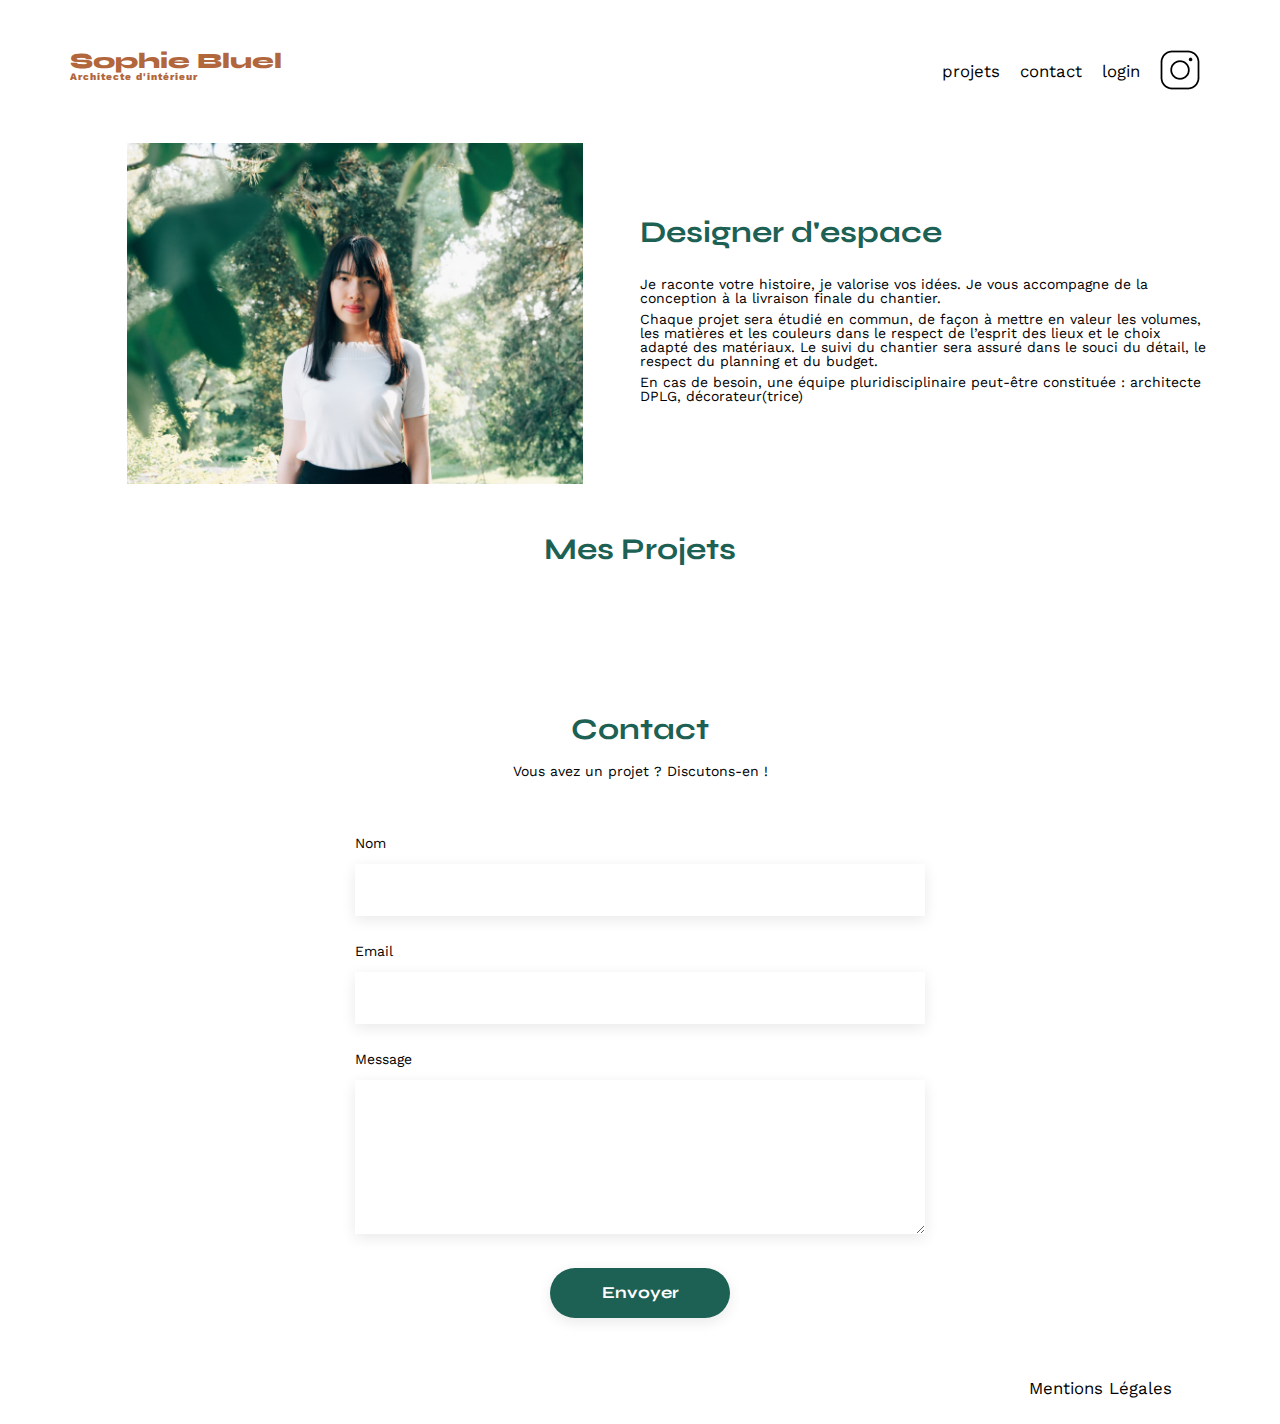
<file: index.html>
<!DOCTYPE html>
<html lang="fr">

<head>
	<meta charset="UTF-8">
	<title>Sophie Bluel - Architecte d'intérieur</title>
	<meta name="viewport" content="width=device-width, initial-scale=1.0">
	<link rel="preconnect" href="https://fonts.googleapis.com">
	<link rel="preconnect" href="https://fonts.gstatic.com" crossorigin>
	<link href="https://fonts.googleapis.com/css2?family=Syne:wght@700;800&family=Work+Sans&display=swap"
		rel="stylesheet">
	<link rel="stylesheet" href="https://cdnjs.cloudflare.com/ajax/libs/font-awesome/6.4.0/css/all.min.css">
	<meta name="description" content="">
	<link rel="stylesheet" href="./FrontEnd/assets/style.css">
</head>

<body>
	<div class="edition">
		<i class="fa-regular fa-pen-to-square"></i>&ensp;
		<button class="mode">Mode édition</button>
		<button class="publier">publier les changements</button>
	</div>
	<header>
		<h1>Sophie Bluel<span>Architecte d'intérieur</span>
		</h1>
		<nav>
			<ul>
				<li>
					<a href="#portfolio">projets</a>
				</li>
				<li>
					<a href="#contact">contact</a>
				</li>
				<li>
					<a href="./login.html" id="login">login</a>
				</li>
				<li>
					<img src="./FrontEnd/assets/icons/instagram.png" alt="Instagram">
				</li>
			</ul>
		</nav>
	</header>
	<main>
		<section id="introduction">
			<figure>
				<img src="./FrontEnd/assets/images/sophie-bluel.png" alt="sophie-bluel">
				<button class="modifier modifier1">
					<i class="fa-regular fa-pen-to-square"></i>&ensp;modifier
				</button>
			</figure>
			<article>
				<button class="modifier modifier2">
					<i class="fa-regular fa-pen-to-square"></i>&ensp;modifier
				</button>
				<h2>Designer d'espace</h2>
				<p>Je raconte votre histoire, je valorise vos idées. Je vous accompagne de la conception à la livraison
					finale du chantier.</p>
				<p>Chaque projet sera étudié en commun, de façon à mettre en valeur les volumes, les matières et les
					couleurs dans le respect de l’esprit des lieux et le choix adapté des matériaux. Le suivi du
					chantier sera assuré dans le souci du détail, le respect du planning et du budget.</p>
				<p>En cas de besoin, une équipe pluridisciplinaire peut-être constituée : architecte DPLG,
					décorateur(trice)</p>
			</article>
		</section>
		<section id="portfolio">
			<h2>Mes Projets</h2>
			<button class="modifier modifier3">
				<i class="fa-regular fa-pen-to-square"></i>&ensp;modifier
			</button>
			<div class="modalContainer">
				<div id="modal">
					<button class="close">
						<i class="fa-regular fa-xmark"></i>
					</button>
					<h2>Galerie photo</h2>
					<div class="worksContainer"></div>
					<div class="separator"></div>
					<button class="addWork">Ajouter une photo</button>
					<p>Supprimer la galerie</p>
				</div>
				<div id="modal2">
					<button class="back">
						<i class="fa-regular fa-arrow-left-long"></i>
					</button>
					<button class="close">
						<i class="fa-regular fa-xmark"></i>
					</button>
					<h2>Ajout photo</h2>
					<form action="#" method="post" id="sendImg">
						<div class="addImg">
							<i class="fa-regular fa-image"></i>
							<label for="uploadImg">+ Ajouter photo</label>
							<input type="file" id="uploadImg" onchange="previewImage(event)">
							<img id="preview">
							<p>jpg, png : 4mo max</p>
						</div>
						<label for="titre">Titre</label>
						<input type="text" name="titre" id="titre">
						<label for="categorie">Catégorie</label>
						<select name="categorie" id="categorie"></select>
						<div class="separator"></div>
						<button type="submit" class="valid">Valider</button>
					</form>
				</div>
			</div>
			<div class="btns"></div>
			<div class="gallery"></div>
		</section>
		<section id="contact">
			<h2>Contact</h2>
			<p>Vous avez un projet ? Discutons-en !</p>
			<form action="#" method="post">
				<label for="name">Nom</label>
				<input type="text" name="name" id="name">
				<label for="email">Email</label>
				<input type="email" name="email" id="email">
				<label for="message">Message</label>
				<textarea name="message" id="message" cols="30" rows="10"></textarea>
				<input type="submit" value="Envoyer">
			</form>
		</section>
	</main>

	<footer>
		<nav>
			<ul>
				<li>Mentions Légales</li>
			</ul>
		</nav>
	</footer>
	<script src="./FrontEnd/JS/pages/index.js" type="module"></script>
</body>

</html>
</file>
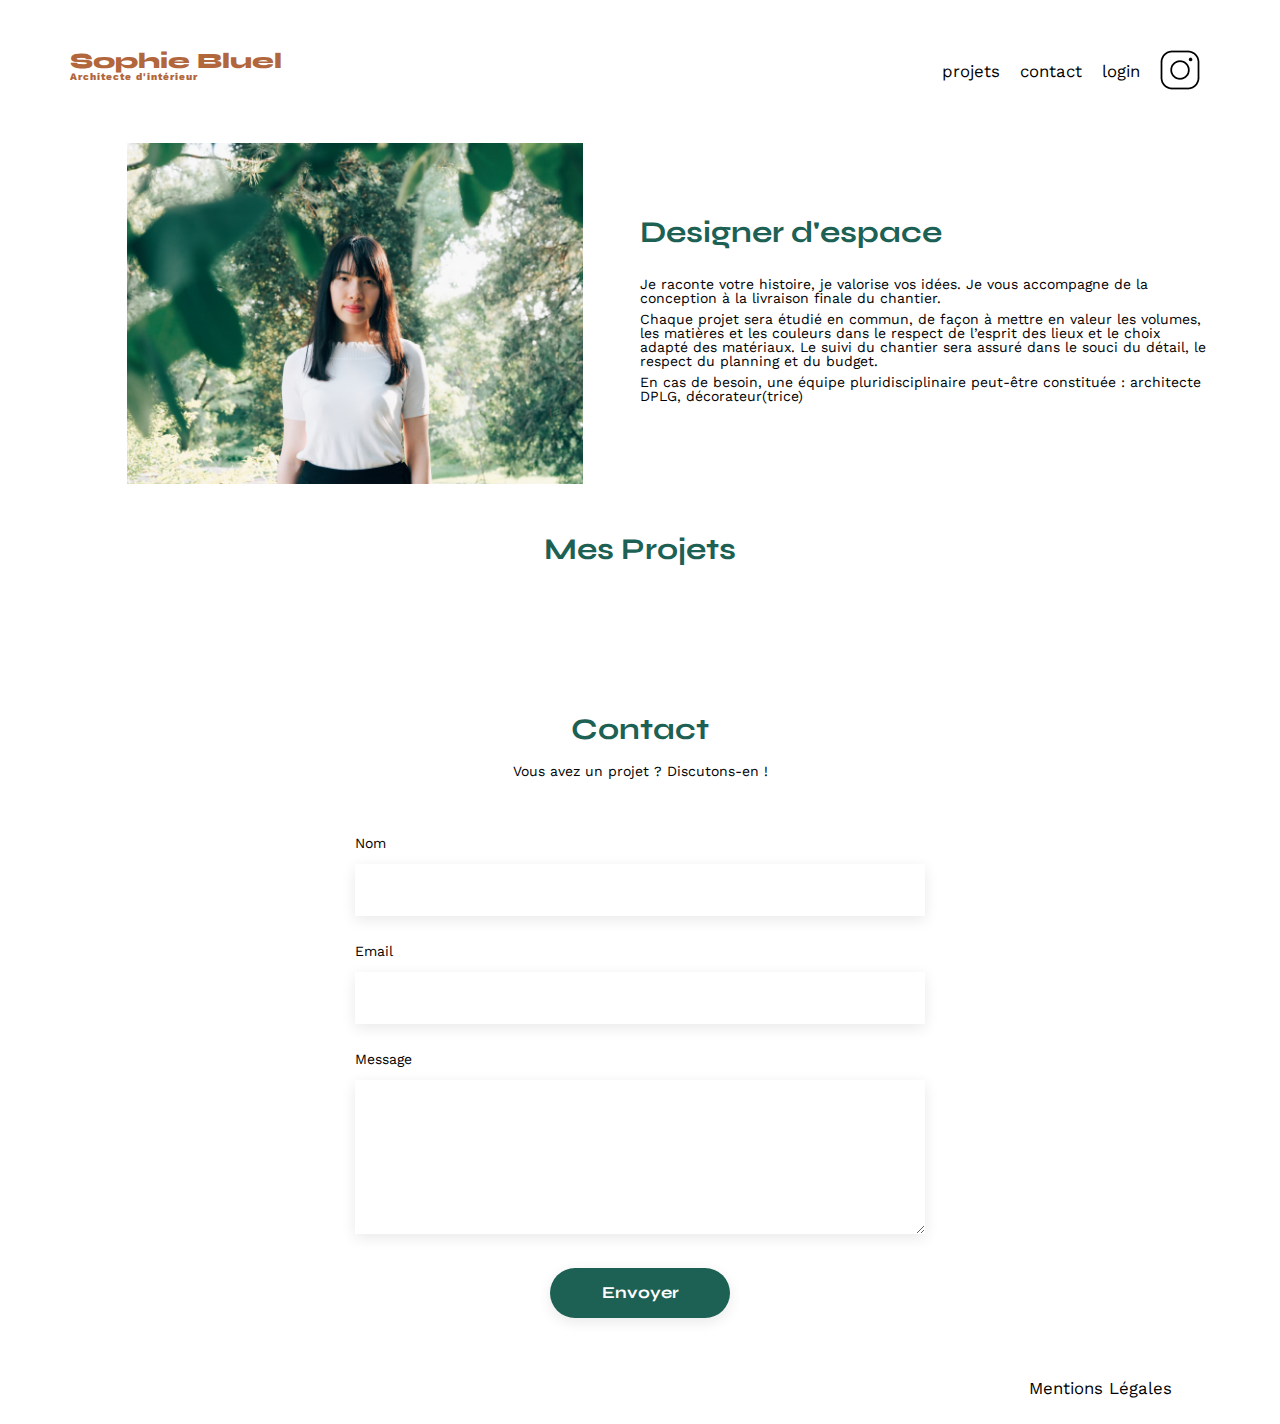
<file: FrontEnd/index.html>
<!DOCTYPE html>
<html lang="fr">

<head>
	<meta charset="UTF-8">
	<title>Sophie Bluel - Architecte d'intérieur</title>
	<meta name="viewport" content="width=device-width, initial-scale=1.0">
	<link rel="preconnect" href="https://fonts.googleapis.com">
	<link rel="preconnect" href="https://fonts.gstatic.com" crossorigin>
	<link href="https://fonts.googleapis.com/css2?family=Syne:wght@700;800&family=Work+Sans&display=swap"
		rel="stylesheet">
	<link rel="stylesheet" href="https://cdnjs.cloudflare.com/ajax/libs/font-awesome/6.4.0/css/all.min.css">
	<meta name="description" content="">
	<link rel="stylesheet" href="./assets/style.css">
</head>

<body>
	<div class="edition">
		<i class="fa-regular fa-pen-to-square"></i>&ensp;
		<button class="mode">Mode édition</button>
		<button class="publier">publier les changements</button>
	</div>
	<header>
		<h1>Sophie Bluel<span>Architecte d'intérieur</span>
		</h1>
		<nav>
			<ul>
				<li>
					<a href="#portfolio">projets</a>
				</li>
				<li>
					<a href="#contact">contact</a>
				</li>
				<li>
					<a href="./login.html" id="login">login</a>
				</li>
				<li>
					<img src="./assets/icons/instagram.png" alt="Instagram">
				</li>
			</ul>
		</nav>
	</header>
	<main>
		<section id="introduction">
			<figure>
				<img src="./assets/images/sophie-bluel.png" alt="sophie-bluel">
				<button class="modifier modifier1">
					<i class="fa-regular fa-pen-to-square"></i>&ensp;modifier
				</button>
			</figure>
			<article>
				<button class="modifier modifier2">
					<i class="fa-regular fa-pen-to-square"></i>&ensp;modifier
				</button>
				<h2>Designer d'espace</h2>
				<p>Je raconte votre histoire, je valorise vos idées. Je vous accompagne de la conception à la livraison
					finale du chantier.</p>
				<p>Chaque projet sera étudié en commun, de façon à mettre en valeur les volumes, les matières et les
					couleurs dans le respect de l’esprit des lieux et le choix adapté des matériaux. Le suivi du
					chantier sera assuré dans le souci du détail, le respect du planning et du budget.</p>
				<p>En cas de besoin, une équipe pluridisciplinaire peut-être constituée : architecte DPLG,
					décorateur(trice)</p>
			</article>
		</section>
		<section id="portfolio">
			<h2>Mes Projets</h2>
			<button class="modifier modifier3">
				<i class="fa-regular fa-pen-to-square"></i>&ensp;modifier
			</button>
			<div class="modalContainer">
				<div id="modal">
					<button class="close">
						<i class="fa-regular fa-xmark"></i>
					</button>
					<h2>Galerie photo</h2>
					<div class="worksContainer"></div>
					<div class="separator"></div>
					<button class="addWork">Ajouter une photo</button>
					<p>Supprimer la galerie</p>
				</div>
				<div id="modal2">
					<button class="back">
						<i class="fa-regular fa-arrow-left-long"></i>
					</button>
					<button class="close">
						<i class="fa-regular fa-xmark"></i>
					</button>
					<h2>Ajout photo</h2>
					<form action="#" method="post" id="sendImg">
						<div class="addImg">
							<i class="fa-regular fa-image"></i>
							<label for="uploadImg">+ Ajouter photo</label>
							<input type="file" id="uploadImg" onchange="previewImage(event)">
							<img id="preview">
							<p>jpg, png : 4mo max</p>
						</div>
						<label for="titre">Titre</label>
						<input type="text" name="titre" id="titre">
						<label for="categorie">Catégorie</label>
						<select name="categorie" id="categorie"></select>
						<div class="separator"></div>
						<button type="submit" class="valid">Valider</button>
					</form>
				</div>
			</div>
			<div class="btns"></div>
			<div class="gallery"></div>
		</section>
		<section id="contact">
			<h2>Contact</h2>
			<p>Vous avez un projet ? Discutons-en !</p>
			<form action="#" method="post">
				<label for="name">Nom</label>
				<input type="text" name="name" id="name">
				<label for="email">Email</label>
				<input type="email" name="email" id="email">
				<label for="message">Message</label>
				<textarea name="message" id="message" cols="30" rows="10"></textarea>
				<input type="submit" value="Envoyer">
			</form>
		</section>
	</main>

	<footer>
		<nav>
			<ul>
				<li>Mentions Légales</li>
			</ul>
		</nav>
	</footer>
	<script src="./JS/pages/index.js" type="module"></script>
</body>

</html>
</file>
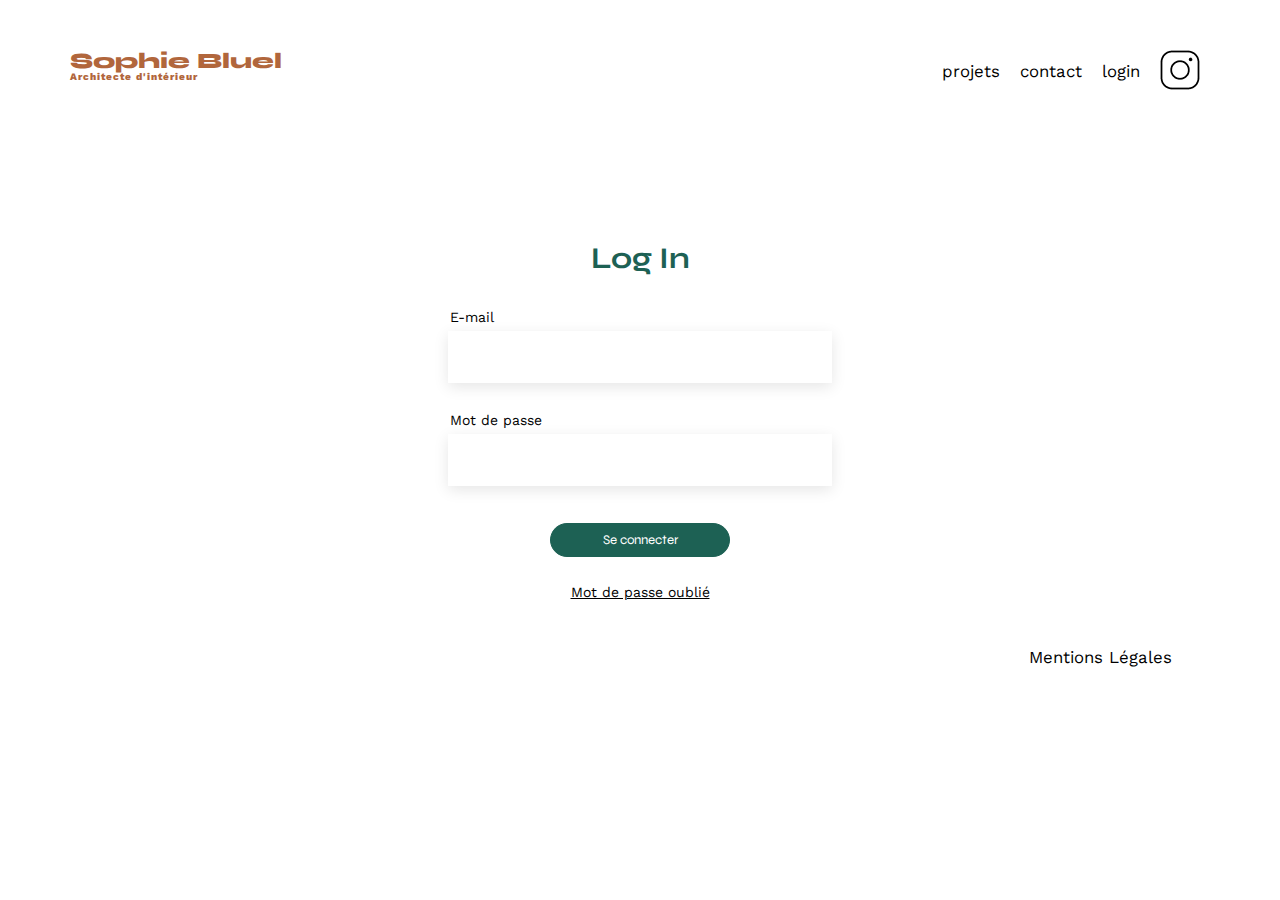
<file: login.html>
<!DOCTYPE html>
<html lang="fr">

<head>
    <meta charset="UTF-8">
    <title>Sophie Bluel - Architecte d'intérieur</title>
    <meta name="viewport" content="width=device-width, initial-scale=1.0">
    <link rel="preconnect" href="https://fonts.googleapis.com">
    <link rel="preconnect" href="https://fonts.gstatic.com" crossorigin />
    <link href="https://fonts.googleapis.com/css2?family=Syne:wght@700;800&family=Work+Sans&display=swap"
        rel="stylesheet">
    <meta name="description" content="">
    <link rel="stylesheet" href="./FrontEnd/assets/style.css">
</head>

<body>

    <header>
        <h1>Sophie Bluel
            <span>Architecte d'intérieur</span>
        </h1>
        <nav>
            <ul>
                <li>
                    <a href="index.html#portfolio">projets</a>
                </li>
                <li>
                    <a href="index.html#contact">contact</a>
                </li>
                <li class="bold">
                    <a href="./login.html">login</a>
                </li>
                <li>
                    <img src="./FrontEnd/assets/icons/instagram.png" alt="Instagram" />
                </li>
            </ul>
        </nav>
    </header>

    <main>
        <section id="login">
            <h2>Log In</h2>
            <form>
                <label for="email">E-mail</label>
                <input type="email" name="email" id="email" />
                <label for="password">Mot de passe</label>
                <input type="password" name="password" id="password" />
                <div>
                    <button type="submit" class="connexion btn active">
                        Se connecter
                    </button>
                    <a href="#">Mot de passe oublié</a>
                </div>
            </form>
        </section>
    </main>

    <footer>
        <nav>
            <ul>
                <li>Mentions Légales</li>
            </ul>
        </nav>
    </footer>
    <script src="./FrontEnd/JS/pages/login.js" type="module"></script>
</body>

</html>
</file>
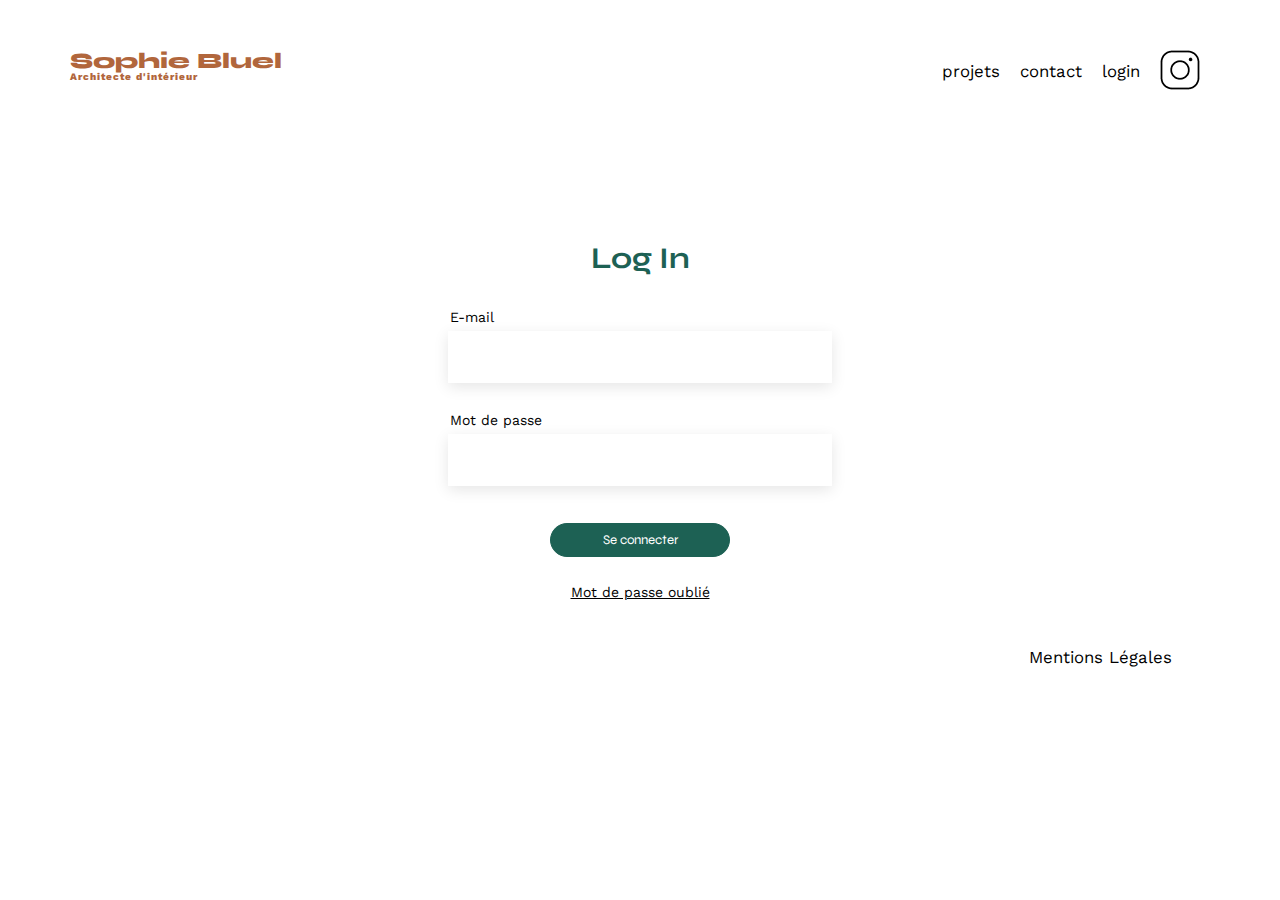
<file: FrontEnd/login.html>
<!DOCTYPE html>
<html lang="fr">

<head>
    <meta charset="UTF-8">
    <title>Sophie Bluel - Architecte d'intérieur</title>
    <meta name="viewport" content="width=device-width, initial-scale=1.0">
    <link rel="preconnect" href="https://fonts.googleapis.com">
    <link rel="preconnect" href="https://fonts.gstatic.com" crossorigin />
    <link href="https://fonts.googleapis.com/css2?family=Syne:wght@700;800&family=Work+Sans&display=swap"
        rel="stylesheet">
    <meta name="description" content="">
    <link rel="stylesheet" href="./assets/style.css">
</head>

<body>

    <header>
        <h1>Sophie Bluel
            <span>Architecte d'intérieur</span>
        </h1>
        <nav>
            <ul>
                <li>
                    <a href="index.html#portfolio">projets</a>
                </li>
                <li>
                    <a href="index.html#contact">contact</a>
                </li>
                <li class="bold">
                    <a href="./login.html">login</a>
                </li>
                <li>
                    <img src="./assets/icons/instagram.png" alt="Instagram" />
                </li>
            </ul>
        </nav>
    </header>

    <main>
        <section id="login">
            <h2>Log In</h2>
            <form>
                <label for="email">E-mail</label>
                <input type="email" name="email" id="email" />
                <label for="password">Mot de passe</label>
                <input type="password" name="password" id="password" />
                <div>
                    <button type="submit" class="connexion btn active">
                        Se connecter
                    </button>
                    <a href="#">Mot de passe oublié</a>
                </div>
            </form>
        </section>
    </main>

    <footer>
        <nav>
            <ul>
                <li>Mentions Légales</li>
            </ul>
        </nav>
    </footer>
    <script src="./JS/pages/login.js" type="module"></script>
</body>

</html>
</file>
<file: FrontEnd/assets/style.css>
/* http://meyerweb.com/eric/tools/css/reset/
   v2.0 | 20110126
   License: none (public domain)
*/
html,
body,
div,
span,
applet,
object,
iframe,
h1,
h2,
h3,
h4,
h5,
h6,
p,
blockquote,
pre,
a,
abbr,
acronym,
address,
big,
cite,
code,
del,
dfn,
em,
img,
ins,
kbd,
q,
s,
samp,
small,
strike,
strong,
sub,
sup,
tt,
var,
b,
u,
i,
center,
dl,
dt,
dd,
ol,
ul,
li,
fieldset,
form,
label,
legend,
table,
caption,
tbody,
tfoot,
thead,
tr,
th,
td,
article,
aside,
canvas,
details,
embed,
figure,
figcaption,
footer,
header,
hgroup,
menu,
nav,
output,
ruby,
section,
summary,
time,
mark,
audio,
video {
	margin: 0;
	padding: 0;
	border: 0;
	font-size: 100%;
	font: inherit;
	vertical-align: baseline;
}

/* HTML5 display-role reset for older browsers */
article,
aside,
details,
figcaption,
figure,
footer,
header,
hgroup,
menu,
nav,
section {
	display: block;
}

body {
	line-height: 1;
}

ol,
ul {
	list-style: none;
}

blockquote,
q {
	quotes: none;
}

blockquote:before,
blockquote:after,
q:before,
q:after {
	content: '';
	content: none;
}

table {
	border-collapse: collapse;
	border-spacing: 0;
}

/** end reset css**/
body {
	max-width: 1140px;
	margin: auto;
	font-family: 'Work Sans';
	font-size: 14px;
}

header {
	display: flex;
	justify-content: space-between;
	margin: 50px 0;
}

header a {
	text-decoration: none;
	color: black;
}

header a:hover,
.modifier:hover {
	color: #B1663C;
	transition: all 400ms ease-in-out;
}

section {
	margin: 50px 0;
}

h1 {
	display: flex;
	flex-direction: column;
	font-family: 'Syne';
	font-size: 22px;
	font-weight: 800;
	color: #B1663C;
}

h1>span {
	font-family: 'Work Sans';
	font-size: 10px;
	letter-spacing: 0.1em;
}

h2 {
	font-family: 'Syne';
	font-weight: 700;
	font-size: 30px;
	color: #1D6154;
}

nav ul {
	display: flex;
	align-items: center;
	list-style-type: none;
}

nav li {
	padding: 0 10px;
	font-size: 1.2em;
}

li:hover {
	color: #B1663C;
}

#introduction {
	display: flex;
	align-items: center;
}

#introduction figure {
	flex: 1;
	position: relative;
}

#introduction img {
	display: block;
	margin: auto;
	width: 80%;
}

#introduction article {
	flex: 1;
	position: relative;
}

#introduction h2 {
	margin-bottom: 1em;
}

#introduction p {
	margin-bottom: 0.5em;
}

#portfolio {
	position: relative;
}

#portfolio h2 {
	text-align: center;
	margin-bottom: 50px;
}

.modifier1 {
	position: absolute;
	bottom: -20px;
	left: 50px;
	background: white;
	border-style: none;
}

.modifier2 {
	position: absolute;
	top: -40px;
	background: white;
	border-style: none;
}

.modifier3 {
	position: absolute;
	top: 7px;
	left: calc(50% + 120px);
	background: white;
	border-style: none;
}

.gallery {
	width: 100%;
	display: grid;
	grid-template-columns: 1fr 1fr 1fr;
	grid-column-gap: 20px;
	grid-row-gap: 20px;
}

.gallery img {
	width: 100%;
	height: 100%;
	object-fit: cover;
}

#contact {
	width: 50%;
	margin: auto;
}

#contact>* {
	text-align: center;

}

#contact h2 {
	margin-bottom: 20px;
}

#contact form {
	text-align: left;
	margin-top: 30px;
	display: flex;
	flex-direction: column;
}

#contact input {
	height: 50px;
	font-size: 1.2em;
	border: none;
	box-shadow: 0px 4px 14px rgba(0, 0, 0, 0.09);
}

#contact label {
	margin: 2em 0 1em 0;
}

#contact textarea {
	border: none;
	box-shadow: 0px 4px 14px rgba(0, 0, 0, 0.09);
}

input[type="submit"] {
	font-family: 'Syne';
	font-weight: 700;
	color: white;
	background-color: #1D6154;
	margin: 2em auto;
	width: 180px;
	text-align: center;
	border-radius: 60px;
}

footer nav ul {
	display: flex;
	justify-content: flex-end;
	margin: 2em;
}

.btns {
	display: none;
	justify-content: center;
	column-gap: 10px;
	margin-bottom: 50px;
}

.btn {
	font-family: 'Syne';
	background: white;
	color: #1D6154;
	border-radius: 60px;
	border: 1px #1D6154 solid;
	padding: 8px 15px;
}

.active {
	color: white;
	background: #1D6154;
}

#login h2 {
	text-align: center;
	margin: 150px 0 7px 0;
}

#login form {
	display: flex;
	flex-direction: column;
	justify-content: center;
}

#login label {
	margin: 30px 0 7px calc(50% - 190px);
}

#login input {
	width: 380px;
	height: 50px;
	margin: 0 auto;
	border: none;
	box-shadow: 0px 4px 14px rgba(0, 0, 0, 0.1);
}

#login form div {
	display: flex;
	flex-direction: column;
}

.connexion {
	width: 180px;
	margin: 37px auto 28px auto;
}

#login a {
	text-align: center;
	color: black;
}

.edition {
	display: none;
	justify-content: center;
	align-items: center;
	height: 60px;
	width: 1440px;
	margin-left: -150px;
	background: black;
}

.edition i {
	color: white;
}

.mode {
	color: white;
	background: black;
	border: none;
}

.publier {
	color: black;
	background-color: white;
	border: none;
	padding: 10px 22px;
	border-radius: 60px;
	margin-left: 20px;
}

.modifier {
	display: none;
}

.modalContainer {
	display: none;
	justify-content: center;
	align-items: center;
	width: 100vw;
	height: 100vh;
	background: rgba(0, 0, 0, 0.3);
	position: fixed;
	top: 0;
	left: 0;
	z-index: 1;
}

#modal,
#modal2 {
	display: none;
	flex-direction: column;
	align-items: center;
	position: relative;
	width: 630px;
	height: 730px;
	background: white;
	border-radius: 10px;
}

#modal h2,
#modal2 H2 {
	font-family: 'Work Sans';
	font-size: 26px;
	font-weight: 400;
	text-align: center;
	color: black;
	margin-top: 60px;
	margin-bottom: 46px;
}

.worksContainer {
	width: 420px;
	display: grid;
	grid-template-columns: repeat(5, 1fr);
	grid-column-gap: 7px;
	grid-row-gap: 10px;
	overflow-y: auto;
}

.worksContainer img {
	width: 100%;
	height: 105px;
	object-fit: cover;
}

.worksContainer figure {
	position: relative;
}

.editer {
	font-family: 'Work Sans';
	font-size: 12px;
	border: none;
	background: white;
	padding: 0;
}

.delete {
	position: absolute;
	top: 6px;
	right: 4px;
	color: white;
	background: black;
	padding: 4px;
	border: none;
	font-size: 9px;
	border-radius: 2px;
}

.separator {
	width: 420px;
	height: 1px;
	background: #B3B3B3;
	margin: 47px auto 0 auto;
}

.close {
	position: absolute;
	top: 32px;
	right: 36px;
	background: white;
	border: none;
}

.close i,
.back i {
	font-weight: 600;
}

.back {
	position: absolute;
	top: 32px;
	left: 36px;
	background: white;
	border: none;
}

.addWork {
	font-family: 'Syne';
	color: white;
	background: #1D6154;
	border-radius: 60px;
	border: none;
	padding: 10px 50px;
	margin: 38px 0 23px 0;
	width: 240px;
}

.valid {
	font-family: 'Syne';
	color: white;
	background: #A7A7A7;
	border-radius: 60px;
	border: none;
	padding: 10px 50px;
	margin: 38px auto 23px auto;
	width: 240px;
}

#modal p {
	font-family: 'Work Sans';
	font-weight: 400;
	color: #D65353;
	margin-bottom: 20px;
}

#titre,
#categorie {
	width: 420px;
	height: 50px;
	border: none;
	box-shadow: 0px 4px 14px rgba(0, 0, 0, 0.1);
}

#sendImg {
	display: flex;
	flex-direction: column;
}

#sendImg label {
	margin: 21px 0 10px 0;
}

.addImg {
	margin: 0 auto;
	width: 420px;
	height: 170px;
	background: #E8F1F6;
	display: flex;
	flex-direction: column;
	align-items: center;
	justify-content: space-evenly;
	margin-bottom: 9px;
}

.addImg i {
	font-size: 46px;
	color: #B9C5CC;
	padding-top: 28px;
}

.addImg input {
	display: none;
}

.addImg label {
	color: #306685;
	background: #CBD6DC;
	padding: 10px 33px;
	border-radius: 50px;
}

.addImg p {
	padding-bottom: 19px;
}

.envoyer {
	background: #1D6154;
}

#preview {
	position: absolute;
	height: 170px;
}
</file>
